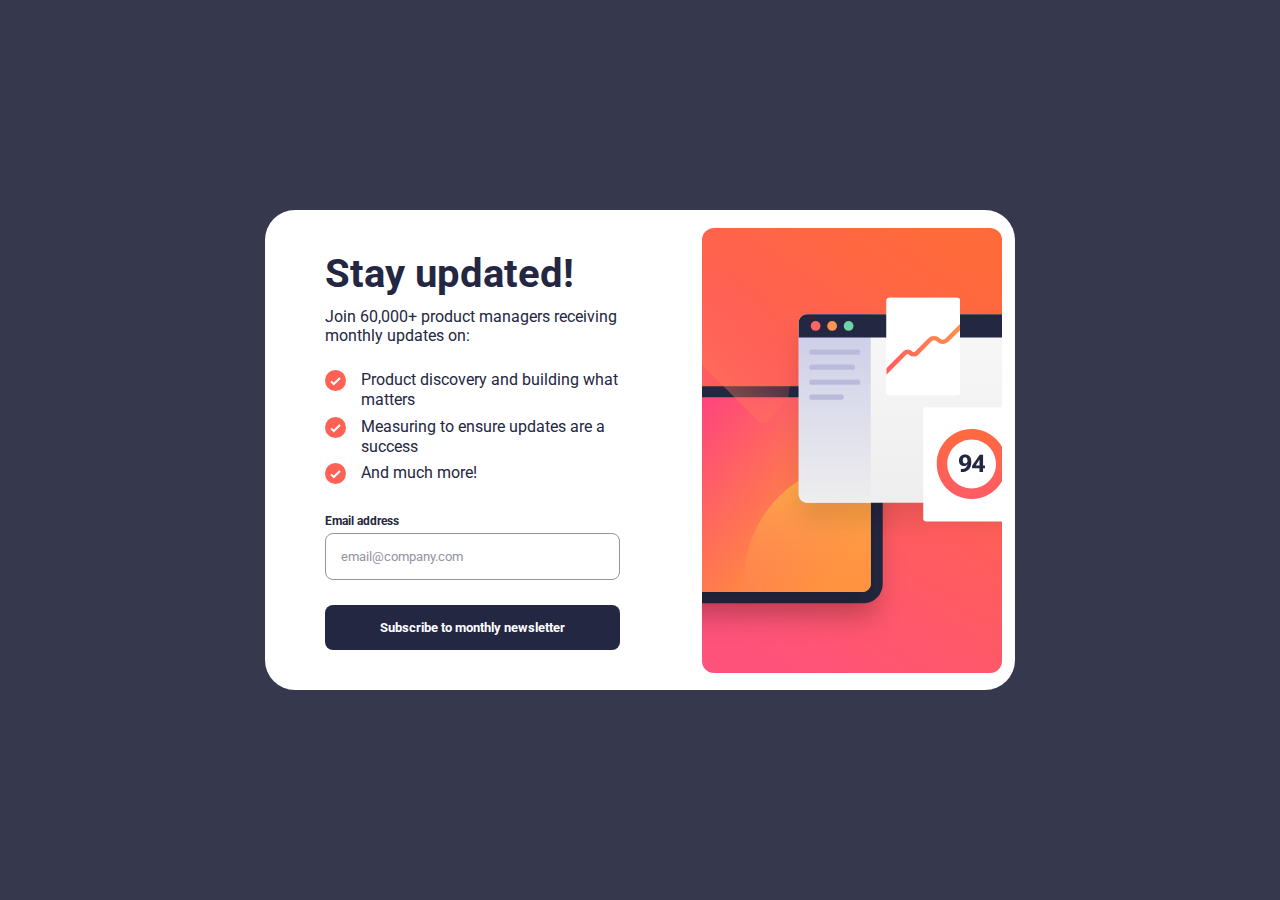
<file: index.html>
<!DOCTYPE html>
<html lang="en">
<head>
  <meta charset="UTF-8">
  <meta name="viewport" content="width=device-width, initial-scale=1.0"> 

  <link rel="icon" type="image/png" sizes="32x32" href="./assets/images/favicon-32x32.png">
  <link rel="stylesheet" href="style.css">
  
  <title>Frontend Mentor | Newsletter sign-up form with success message</title>
</head>
<body>

  <main>
    <section class="container-form">
      <div class="content-form">
        <!-- Sign-up form start -->

        <h1>Stay updated!</h1>

        <p>Join 60,000+ product managers receiving monthly updates on:</p>

        <div class="list">
          <div class="list-content">
            <img src="./assets/images/icon-list.svg" alt="icon-list" class="icon-list">
            <span>Product discovery and building what matters</span>
          </div>
          <div class="list-content">
            <img src="./assets/images/icon-list.svg" alt="icon-list" class="icon-list">
            <span>Measuring to ensure updates are a success</span>
          </div>
          <div class="list-content">
            <img src="./assets/images/icon-list.svg" alt="icon-list" class="icon-list">
            <span>And much more!</span>
          </div>
        </div>

        <form>
          <label for="email">Email address</label>
          <span class="invalid" id="invalid">Valid email required</span>
          <span class="empty" id="empty">Email field is empty</span>
          <input type="email" name="email" id="email" placeholder="email@company.com">
          <input type="submit" value="Subscribe to monthly newsletter" id="submit">
        </form>

        <!-- Sign-up form end -->
      </div>
    </section>
  </main>
  
  <script src="./script.js"></script>
</body>
</html>
</file>
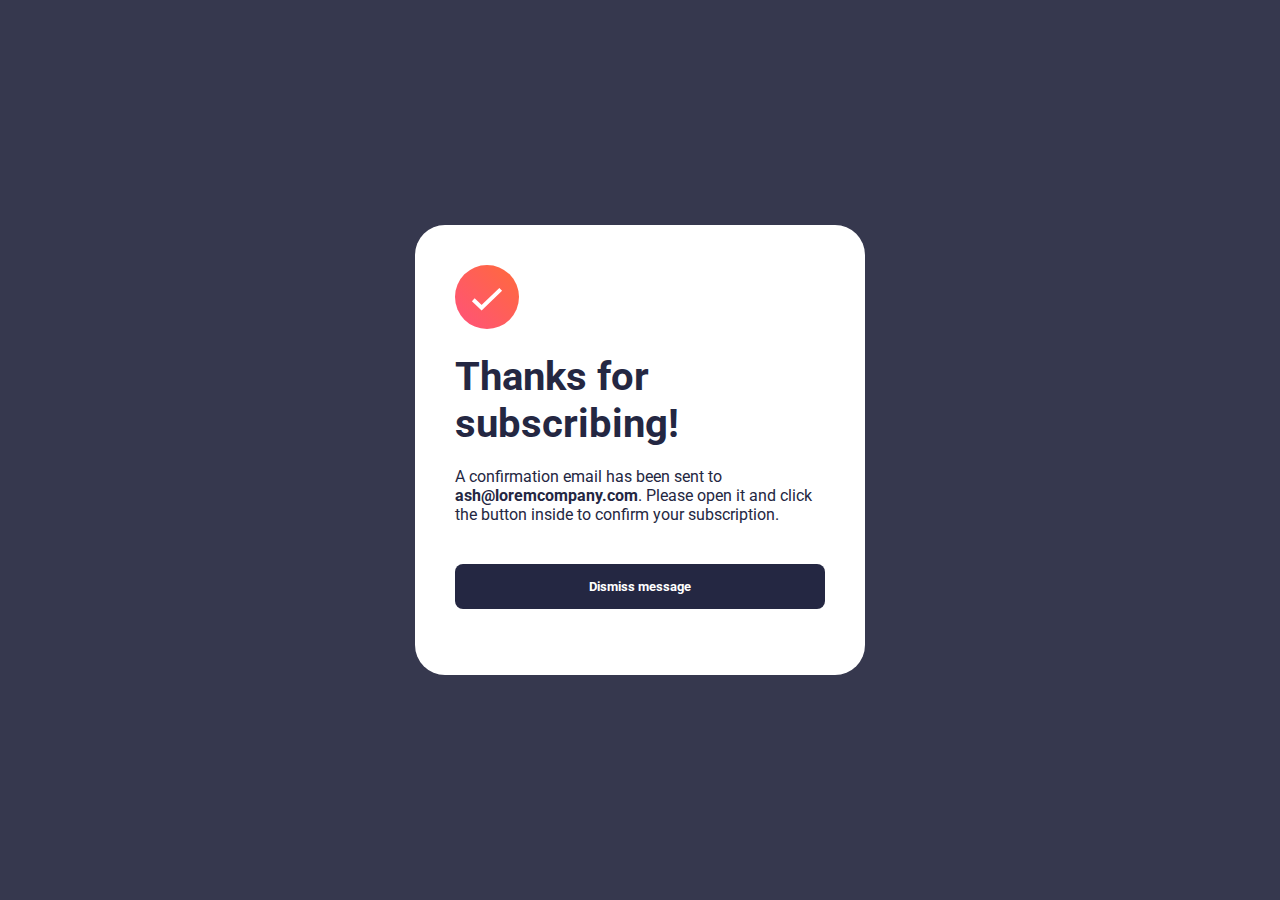
<file: sucess.html>
<!DOCTYPE html>
<html lang="en">
<head>
  <meta charset="UTF-8">
  <meta name="viewport" content="width=device-width, initial-scale=1.0">

  <link rel="icon" type="image/png" sizes="32x32" href="./assets/images/favicon-32x32.png">
  <link rel="stylesheet" href="./sucess.css">

  <title>Frontend Mentor | Newsletter sign-up form with success message</title>
</head>
<body>

  <main>
    <section class="container-message">
      <img src="./assets/images/icon-success.svg" alt="icon-success">
      <div class="content-message">
        <!-- Success message start -->

        <h1>Thanks for subscribing!</h1>

        <p>
          A confirmation email has been sent to <span>ash@loremcompany.com</span>.  
          Please open it and click the button inside to confirm your subscription.
        </p>

        <button type="button" id="dismiss">Dismiss message</button>

        <!-- Success message end -->
      </div>
    </section>
  </main>

  <script src="./sucess.js"></script>
</body>
</html>
</file>
<file: style.css>
@import url('https://fonts.googleapis.com/css2?family=Roboto:wght@400;700&display=swap');

* {
    margin: 0;
    padding: 0;
    box-sizing: border-box;
    font-family: 'Roboto', sans-serif;
}

main {
    min-height: 100vh;
    display: flex;
    flex-direction: column;
    align-items: center;
}

.container-form {
    background-image: url(./assets/images/illustration-sign-up-mobile.svg);
    background-repeat: no-repeat;
}

.content-form {
    width: 375px;
    display: flex;
    flex-direction: column;
    padding: 30px 20px;
    margin-top: 300px;
}

.content-form > h1 {
    margin-bottom: 20px;
    font-size: 30px;
    color: hsl(234, 29%, 20%);
}

.content-form > p {
    margin-bottom: 25px;
    font-size: 16px;
    color: hsl(234, 29%, 20%);
    font-weight: 400;
}

.list {
    width: 300px;
    height: 120px;
    display: flex;
    flex-direction: column;
    justify-content: space-between;
    margin-bottom: 40px;
    font-size: 16px;
    color: hsl(234, 29%, 20%);
    font-weight: 400;
}

.list-content {
    display: flex;
    align-items: flex-start;
}

.icon-list {
    width: 21px;
    margin-right: 15px;
}

.list-content > span {
    line-height: 20px;
}

form {
    display: flex;
    flex-direction: column;
    position: relative;
}

form > label {
    margin-bottom: 5px;
    font-size: 12px;
    font-weight: 700;
    color: hsl(234, 29%, 20%);
}

#email {
    margin-bottom: 25px;
    padding: 15px;
    border-radius: 8px;
    border: thin solid hsl(231, 7%, 60%);
}

#email::placeholder {
    color: hsl(231, 7%, 60%);
}

#submit {
    font-weight: 700;
    color: hsl(0, 0%, 100%);
    background-color: hsl(234, 29%, 20%);
    padding: 15px;
    border-radius: 8px;
    border: none;
}

.invalid {
    color: hsl(4, 100%, 67%);
    font-size: 12px;
    position: absolute;
    left: 225px;
    display: none;
}

.empty {
    color: hsl(4, 100%, 67%);
    font-size: 12px;
    position: absolute;
    left: 225px;
    display: none;
}

@media (min-width: 768px){
    main {
        background-color: hsl(235, 18%, 26%);
        display: flex;
        align-items: center;
        justify-content: center;
    }

    .container-form {
        width: 700px;
        height: 480px;
        display: flex;
        background-image: url(./assets/images/illustration-sign-up-desktop.svg);
        background-position-x: 97%;
        background-position-y: center;
        background-size: 300px;
        background-color:  hsl(0, 0%, 100%);
        border-radius: 30px;
    }

    .content-form {
        margin-left: 20px;
        margin-top: 0px;
        padding: 40px;
    }

    .content-form > h1 {
        font-size: 40px;
        margin-bottom: 10px;
    }

    .list {
        margin-bottom: 30px;
    }

    #submit:hover {
        cursor: pointer;
        background: linear-gradient(135deg, #FF527B, #FF6A3A);  
    }

    .invalid {
        left: 185px;
    }

    .empty {
        left: 185px;
    }
}

@media (min-width: 800px){
    .container-form {
        width: 750px;
    }
}
</file>
<file: sucess.css>
@import url('https://fonts.googleapis.com/css2?family=Roboto:wght@400;700&display=swap');

* {
    margin: 0;
    padding: 0;
    box-sizing: border-box;
    font-family: 'Roboto', sans-serif;
}

main {
    min-height: 100vh;
    display: flex;
    flex-direction: column;
    align-items: center;
    justify-content: center;
}

.container-message {
    width: 375px;
    padding: 30px 20px;
}

.content-message {
    display: flex;
    flex-direction: column;
    margin-top: 30px;
}

.content-message > h1 {
    font-size: 36px;
    width: 300px;
    color: hsl(234, 29%, 20%);
}

.content-message > p {
    margin-top: 20px;
    color: hsl(234, 29%, 20%);
}

p > span {
    font-weight: 700;
}

#dismiss {
    margin-top: 180px;
    padding: 15px;
    color: hsl(0, 0%, 100%);
    background-color: hsl(234, 29%, 20%);
    border-radius: 8px;
    border: none;
    font-weight: 700;
}

@media (min-width: 768px){
    main {
        background-color: hsl(235, 18%, 26%);
    }

    .container-message {
        width: 450px;
        height: 450px;
        background-color: hsl(0, 0%, 100%);
        border-radius: 30px;
        padding: 40px;
    }

    .content-message {
        margin-top: 20px;
    }

    .content-message > h1 {
        font-size: 40px;
    }

    #dismiss {
        margin-top: 40px;
    }

    #dismiss:hover {
        cursor: pointer;
        background: linear-gradient(135deg, #FF527B, #FF6A3A);  
    }
}
</file>
